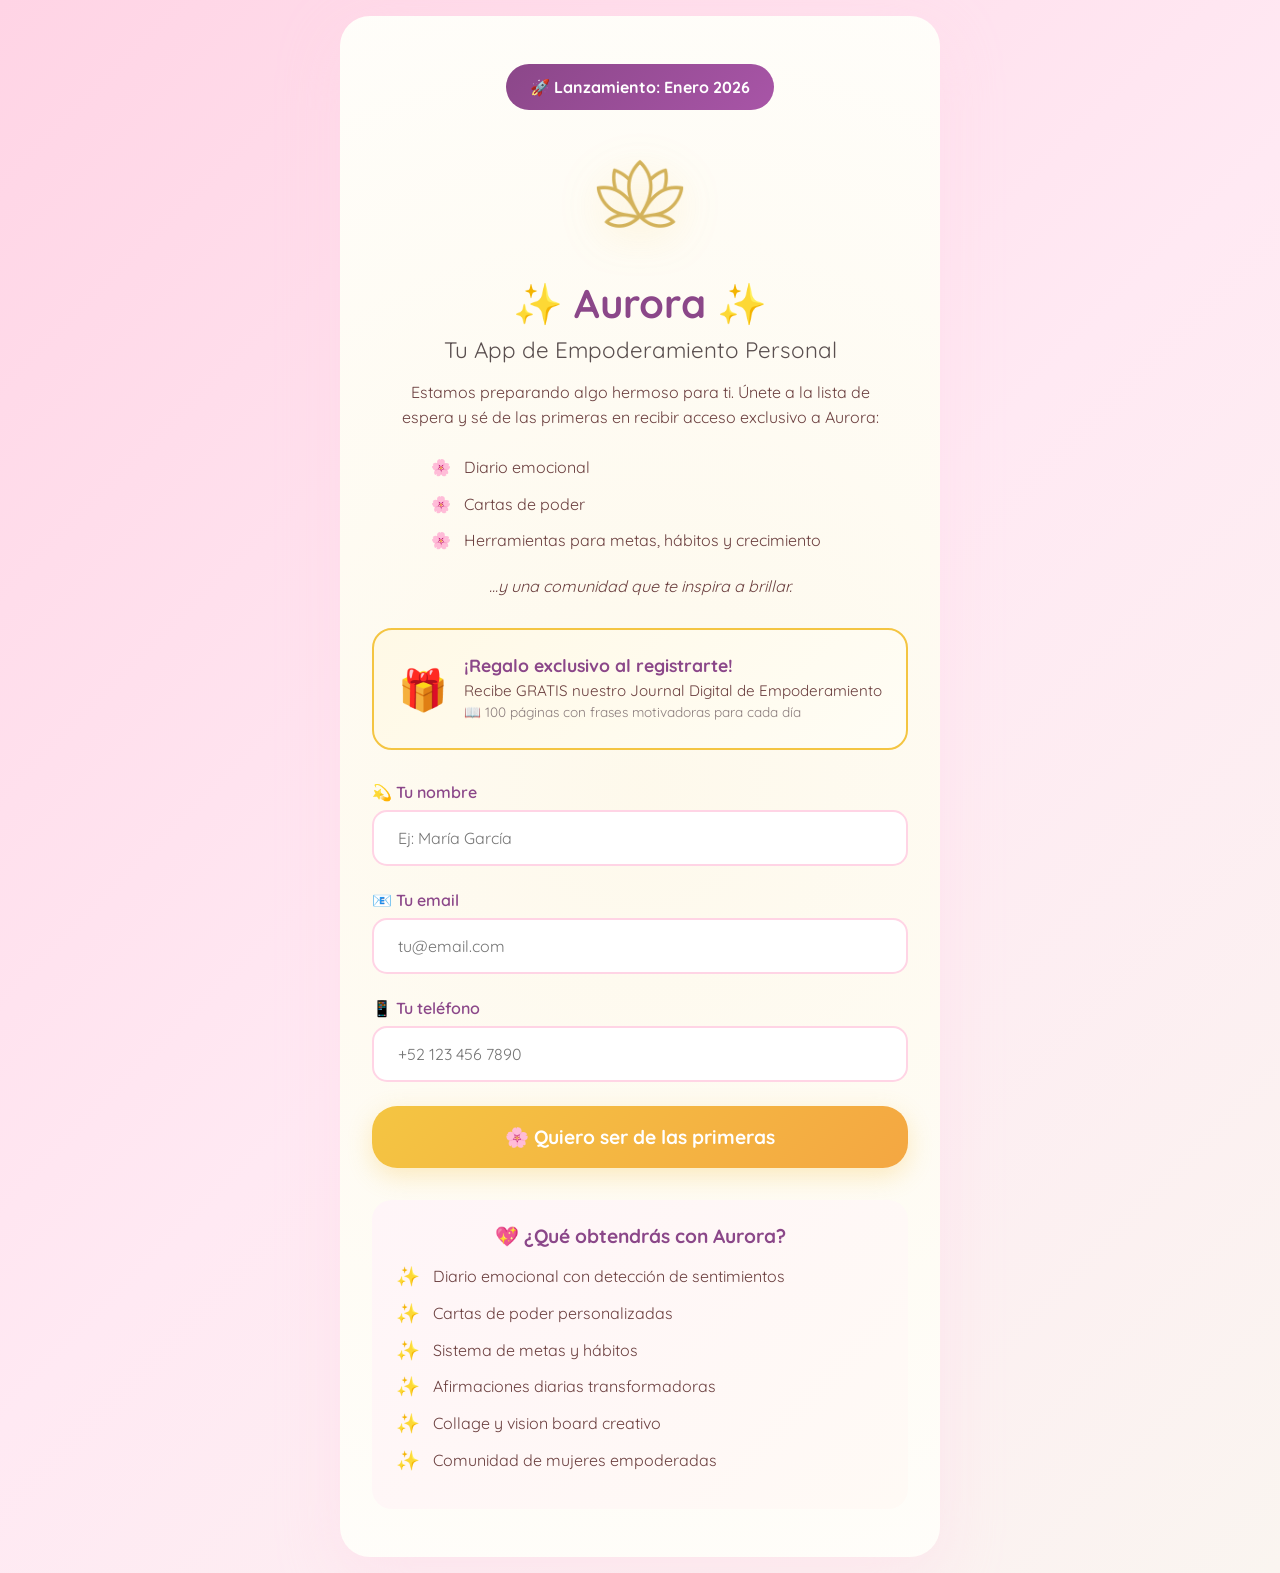
<file: landing.html>
<!DOCTYPE html>
<html lang="es">
<head>
  <meta charset="UTF-8">
  <meta name="viewport" content="width=device-width, initial-scale=1.0">
  <meta name="description" content="Únete a la lista de espera de Aurora - Tu guía de empoderamiento personal">
  <title>Aurora - Lista de Espera</title>
  <link rel="preconnect" href="https://fonts.googleapis.com">
  <link rel="preconnect" href="https://fonts.gstatic.com" crossorigin>
  <link href="https://fonts.googleapis.com/css2?family=Quicksand:wght@400;600;700&display=swap" rel="stylesheet">
  <style>
    * {
      margin: 0;
      padding: 0;
      box-sizing: border-box;
    }

    body {
      font-family: 'Quicksand', sans-serif;
      background: linear-gradient(135deg, #ffd4e5 0%, #ffe9f3 50%, #faf5f0 100%);
      min-height: 100vh;
      display: flex;
      align-items: center;
      justify-content: center;
      padding: 1rem;
    }

    .landing-container {
      max-width: 600px;
      width: 100%;
      background: white;
      border-radius: 30px;
      padding: 3rem 2rem;
      box-shadow: 0 20px 60px rgba(255, 212, 229, 0.4);
      text-align: center;
      position: relative;
      overflow: hidden;
    }

    .landing-container::before {
      content: '';
      position: absolute;
      top: -50%;
      right: -50%;
      width: 200%;
      height: 200%;
      background: radial-gradient(circle, rgba(244, 197, 66, 0.1) 0%, transparent 70%);
      animation: pulse 8s ease-in-out infinite;
    }

    @keyframes pulse {
      0%, 100% { transform: scale(1); opacity: 0.5; }
      50% { transform: scale(1.1); opacity: 0.8; }
    }

    .logo-container {
      width: 120px;
      height: 120px;
      margin: 0 auto 1.5rem;
      position: relative;
      z-index: 1;
    }

    .logo-container img {
      width: 100%;
      height: 100%;
      object-fit: contain;
      filter: drop-shadow(0 8px 20px rgba(244, 197, 66, 0.3));
    }

    h1 {
      font-size: 2.5rem;
      color: #8b4789;
      margin-bottom: 0.5rem;
      font-weight: 700;
      position: relative;
      z-index: 1;
    }

    .subtitle {
      font-size: 1.4rem;
      color: #5a4f4f;
      margin-bottom: 1rem;
      position: relative;
      z-index: 1;
    }

    .description {
      font-size: 1rem;
      color: #6b3f3f;
      line-height: 1.6;
      margin-bottom: 1rem;
      padding: 0 1rem;
      position: relative;
      z-index: 1;
    }

    .features-list {
      list-style: none;
      text-align: left;
      max-width: 450px;
      margin: 1.5rem auto;
      padding: 0 1rem;
      position: relative;
      z-index: 1;
    }

    .features-list li {
      color: #6b3f3f;
      font-size: 1rem;
      margin-bottom: 0.8rem;
      line-height: 1.5;
      display: flex;
      align-items: flex-start;
    }

    .features-list li::before {
      content: '🌸';
      margin-right: 0.8rem;
      flex-shrink: 0;
    }

    .closing-text {
      font-size: 1rem;
      color: #6b3f3f;
      margin-bottom: 2rem;
      padding: 0 1rem;
      position: relative;
      z-index: 1;
      font-style: italic;
    }

    .form-group {
      margin-bottom: 1.5rem;
      text-align: left;
      position: relative;
      z-index: 1;
    }

    .form-group label {
      display: block;
      color: #8b4789;
      font-weight: 600;
      margin-bottom: 0.5rem;
      font-size: 1rem;
    }

    .form-group input {
      width: 100%;
      padding: 1rem 1.5rem;
      border: 2px solid #ffd4e5;
      border-radius: 15px;
      font-size: 1rem;
      font-family: 'Quicksand', sans-serif;
      transition: all 0.3s ease;
    }

    .form-group input:focus {
      outline: none;
      border-color: #f4c542;
      box-shadow: 0 0 0 3px rgba(244, 197, 66, 0.1);
    }

    .btn-submit {
      width: 100%;
      padding: 1.2rem 2rem;
      background: linear-gradient(135deg, #f4c542 0%, #f4a742 100%);
      color: white;
      border: none;
      border-radius: 25px;
      font-size: 1.2rem;
      font-weight: 700;
      cursor: pointer;
      box-shadow: 0 8px 25px rgba(244, 197, 66, 0.3);
      transition: all 0.3s ease;
      font-family: 'Quicksand', sans-serif;
      position: relative;
      z-index: 1;
    }

    .btn-submit:hover {
      transform: translateY(-3px);
      box-shadow: 0 12px 30px rgba(244, 197, 66, 0.4);
    }

    .btn-submit:active {
      transform: translateY(-1px);
    }

    .success-message {
      display: none;
      background: linear-gradient(135deg, #d4f4dd 0%, #e8f8ec 100%);
      border: 2px solid #4caf50;
      border-radius: 20px;
      padding: 2rem;
      margin-top: 2rem;
      position: relative;
      z-index: 1;
    }

    .success-message.visible {
      display: block;
      animation: slideIn 0.5s ease-out;
    }

    @keyframes slideIn {
      from {
        opacity: 0;
        transform: translateY(20px);
      }
      to {
        opacity: 1;
        transform: translateY(0);
      }
    }

    .success-message h3 {
      color: #4caf50;
      font-size: 1.5rem;
      margin-bottom: 0.5rem;
    }

    .success-message p {
      color: #2e7d32;
      font-size: 1rem;
    }

    .benefits {
      margin-top: 2rem;
      text-align: left;
      background: linear-gradient(135deg, #fff5f8 0%, #fffaf5 100%);
      padding: 1.5rem;
      border-radius: 20px;
      position: relative;
      z-index: 1;
    }

    .benefits h3 {
      color: #8b4789;
      font-size: 1.2rem;
      margin-bottom: 1rem;
      text-align: center;
    }

    .benefit-item {
      display: flex;
      align-items: center;
      margin-bottom: 0.8rem;
      color: #6b3f3f;
    }

    .benefit-item::before {
      content: '✨';
      margin-right: 0.8rem;
      font-size: 1.2rem;
    }

    .coming-soon-banner {
      background: linear-gradient(135deg, #8b4789 0%, #a855a7 100%);
      color: white;
      padding: 0.8rem 1.5rem;
      border-radius: 25px;
      font-weight: 700;
      font-size: 1rem;
      margin-bottom: 1.5rem;
      display: inline-block;
      position: relative;
      z-index: 1;
      animation: gentle-pulse 2s ease-in-out infinite;
    }

    @keyframes gentle-pulse {
      0%, 100% { transform: scale(1); }
      50% { transform: scale(1.02); }
    }

    .gift-box {
      background: linear-gradient(135deg, #fff9e6 0%, #fffdf5 100%);
      border: 2px solid #f4c542;
      border-radius: 20px;
      padding: 1.5rem;
      margin: 1.5rem 0 2rem 0;
      display: flex;
      align-items: center;
      gap: 1rem;
      position: relative;
      z-index: 1;
      animation: gift-glow 3s ease-in-out infinite;
    }

    @keyframes gift-glow {
      0%, 100% { box-shadow: 0 5px 20px rgba(244, 197, 66, 0.2); }
      50% { box-shadow: 0 8px 30px rgba(244, 197, 66, 0.4); }
    }

    .gift-icon {
      font-size: 2.5rem;
      flex-shrink: 0;
    }

    .gift-text {
      text-align: left;
    }

    .gift-text strong {
      color: #8b4789;
      font-size: 1.1rem;
      display: block;
      margin-bottom: 0.3rem;
    }

    .gift-text p {
      color: #6b3f3f;
      margin: 0.2rem 0;
      font-size: 0.95rem;
    }

    .gift-details {
      color: #8b7d7d !important;
      font-size: 0.85rem !important;
    }

    .journal-download {
      margin-top: 1rem;
      padding-top: 1rem;
      border-top: 1px dashed #4caf50;
    }

    .btn-download {
      display: inline-block;
      background: linear-gradient(135deg, #f4c542 0%, #f4a742 100%);
      color: white;
      padding: 1rem 2rem;
      border-radius: 25px;
      text-decoration: none;
      font-weight: 700;
      margin: 0.8rem 0;
      box-shadow: 0 5px 15px rgba(244, 197, 66, 0.3);
      transition: all 0.3s ease;
    }

    .btn-download:hover {
      transform: translateY(-2px);
      box-shadow: 0 8px 20px rgba(244, 197, 66, 0.4);
    }

    .email-note {
      font-size: 0.9rem;
      color: #2e7d32;
      margin-top: 0.5rem;
    }

    @media (max-width: 768px) {
      .landing-container {
        padding: 2rem 1.5rem;
      }

      h1 {
        font-size: 2rem;
      }

      .subtitle {
        font-size: 1rem;
      }

      .logo-container {
        width: 100px;
        height: 100px;
      }

      .gift-box {
        flex-direction: column;
        text-align: center;
      }

      .gift-text {
        text-align: center;
      }

      .coming-soon-banner {
        font-size: 0.9rem;
        padding: 0.6rem 1.2rem;
      }
    }
  </style>
</head>
<body>
  <div class="landing-container">
    <div class="coming-soon-banner">
      🚀 Lanzamiento: Enero 2026
    </div>
    
    <div class="logo-container">
      <img src="/icon-512.png" alt="Aurora Logo">
    </div>
    
    <h1>✨ Aurora ✨</h1>
    <p class="subtitle">Tu App de Empoderamiento Personal</p>
    
    <p class="description">
      Estamos preparando algo hermoso para ti. Únete a la lista de espera y sé de las primeras en recibir acceso exclusivo a Aurora:
    </p>

    <ul class="features-list">
      <li>Diario emocional</li>
      <li>Cartas de poder</li>
      <li>Herramientas para metas, hábitos y crecimiento</li>
    </ul>

    <p class="closing-text">
      ...y una comunidad que te inspira a brillar.
    </p>
    
    <div class="gift-box">
      <div class="gift-icon">🎁</div>
      <div class="gift-text">
        <strong>¡Regalo exclusivo al registrarte!</strong>
        <p>Recibe GRATIS nuestro Journal Digital de Empoderamiento</p>
        <p class="gift-details">📖 100 páginas con frases motivadoras para cada día</p>
      </div>
    </div>

    <form id="waitlistForm">
      <div class="form-group">
        <label for="nombre">💫 Tu nombre</label>
        <input type="text" id="nombre" name="nombre" placeholder="Ej: María García" required>
      </div>

      <div class="form-group">
        <label for="email">📧 Tu email</label>
        <input type="email" id="email" name="email" placeholder="tu@email.com" required>
      </div>

      <div class="form-group">
        <label for="telefono">📱 Tu teléfono</label>
        <input type="tel" id="telefono" name="telefono" placeholder="+52 123 456 7890" required>
      </div>

      <button type="submit" class="btn-submit">
        🌸 Quiero ser de las primeras
      </button>
    </form>

    <div class="success-message" id="successMessage">
      <h3>¡Bienvenida a Aurora! 🎉</h3>
      <p>Te has registrado exitosamente.</p>
      <div class="journal-download">
        <p>🎁 <strong>Tu regalo está listo:</strong></p>
        <a href="https://drive.google.com/file/d/1xugsU4D5UvwICkxYjhlQIpc_HIoY0TCO/view?usp=sharing" target="_blank" class="btn-download">
          📖 Descargar mi Journal de Empoderamiento
        </a>
        <p class="email-note">También te lo enviamos a tu email 💌</p>
      </div>
    </div>

    <div class="benefits">
      <h3>💖 ¿Qué obtendrás con Aurora?</h3>
      <div class="benefit-item">Diario emocional con detección de sentimientos</div>
      <div class="benefit-item">Cartas de poder personalizadas</div>
      <div class="benefit-item">Sistema de metas y hábitos</div>
      <div class="benefit-item">Afirmaciones diarias transformadoras</div>
      <div class="benefit-item">Collage y vision board creativo</div>
      <div class="benefit-item">Comunidad de mujeres empoderadas</div>
    </div>
  </div>

  <script>
    const form = document.getElementById('waitlistForm');
    const successMessage = document.getElementById('successMessage');

    form.addEventListener('submit', async (e) => {
      e.preventDefault();

      const formData = {
        nombre: document.getElementById('nombre').value.trim(),
        email: document.getElementById('email').value.trim(),
        telefono: document.getElementById('telefono').value.trim() || null
      };

      try {
        const response = await fetch('/api/lista-espera', {
          method: 'POST',
          headers: {
            'Content-Type': 'application/json'
          },
          body: JSON.stringify(formData)
        });

        const data = await response.json();

        if (response.ok) {
          form.style.display = 'none';
          successMessage.classList.add('visible');
          window.scrollTo({ top: 0, behavior: 'smooth' });
        } else {
          if (data.error === 'EMAIL_YA_REGISTRADO') {
            alert('✅ Este email ya está en nuestra lista de espera.\n\n💌 Revisa tu bandeja de entrada (y spam) para encontrar tu Journal de Empoderamiento.\n\nSi no lo encuentras, escríbenos a auroraempowerment26@gmail.com');
          } else {
            alert('Hubo un error al registrarte. Por favor intenta de nuevo.');
          }
        }
      } catch (error) {
        console.error('Error:', error);
        alert('Hubo un error de conexión. Por favor intenta de nuevo.');
      }
    });
  </script>
</body>
</html>
</file>
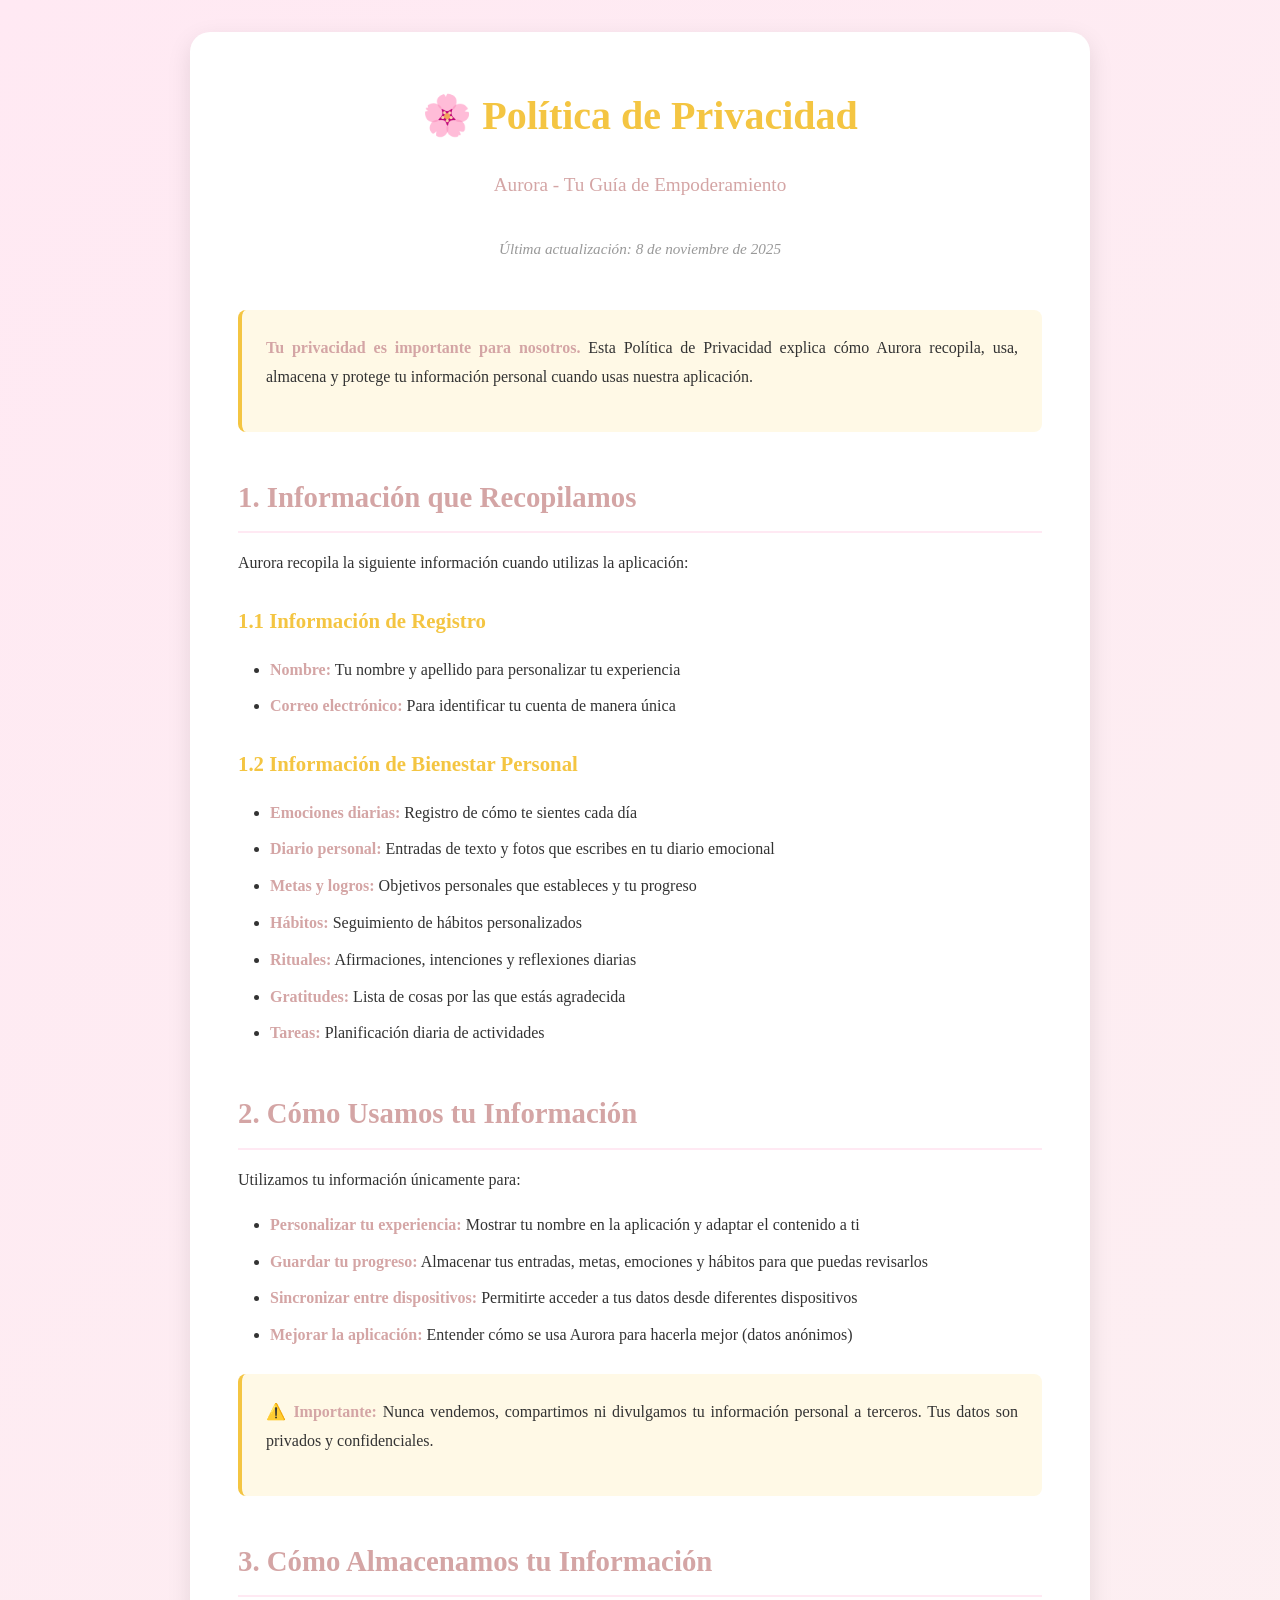
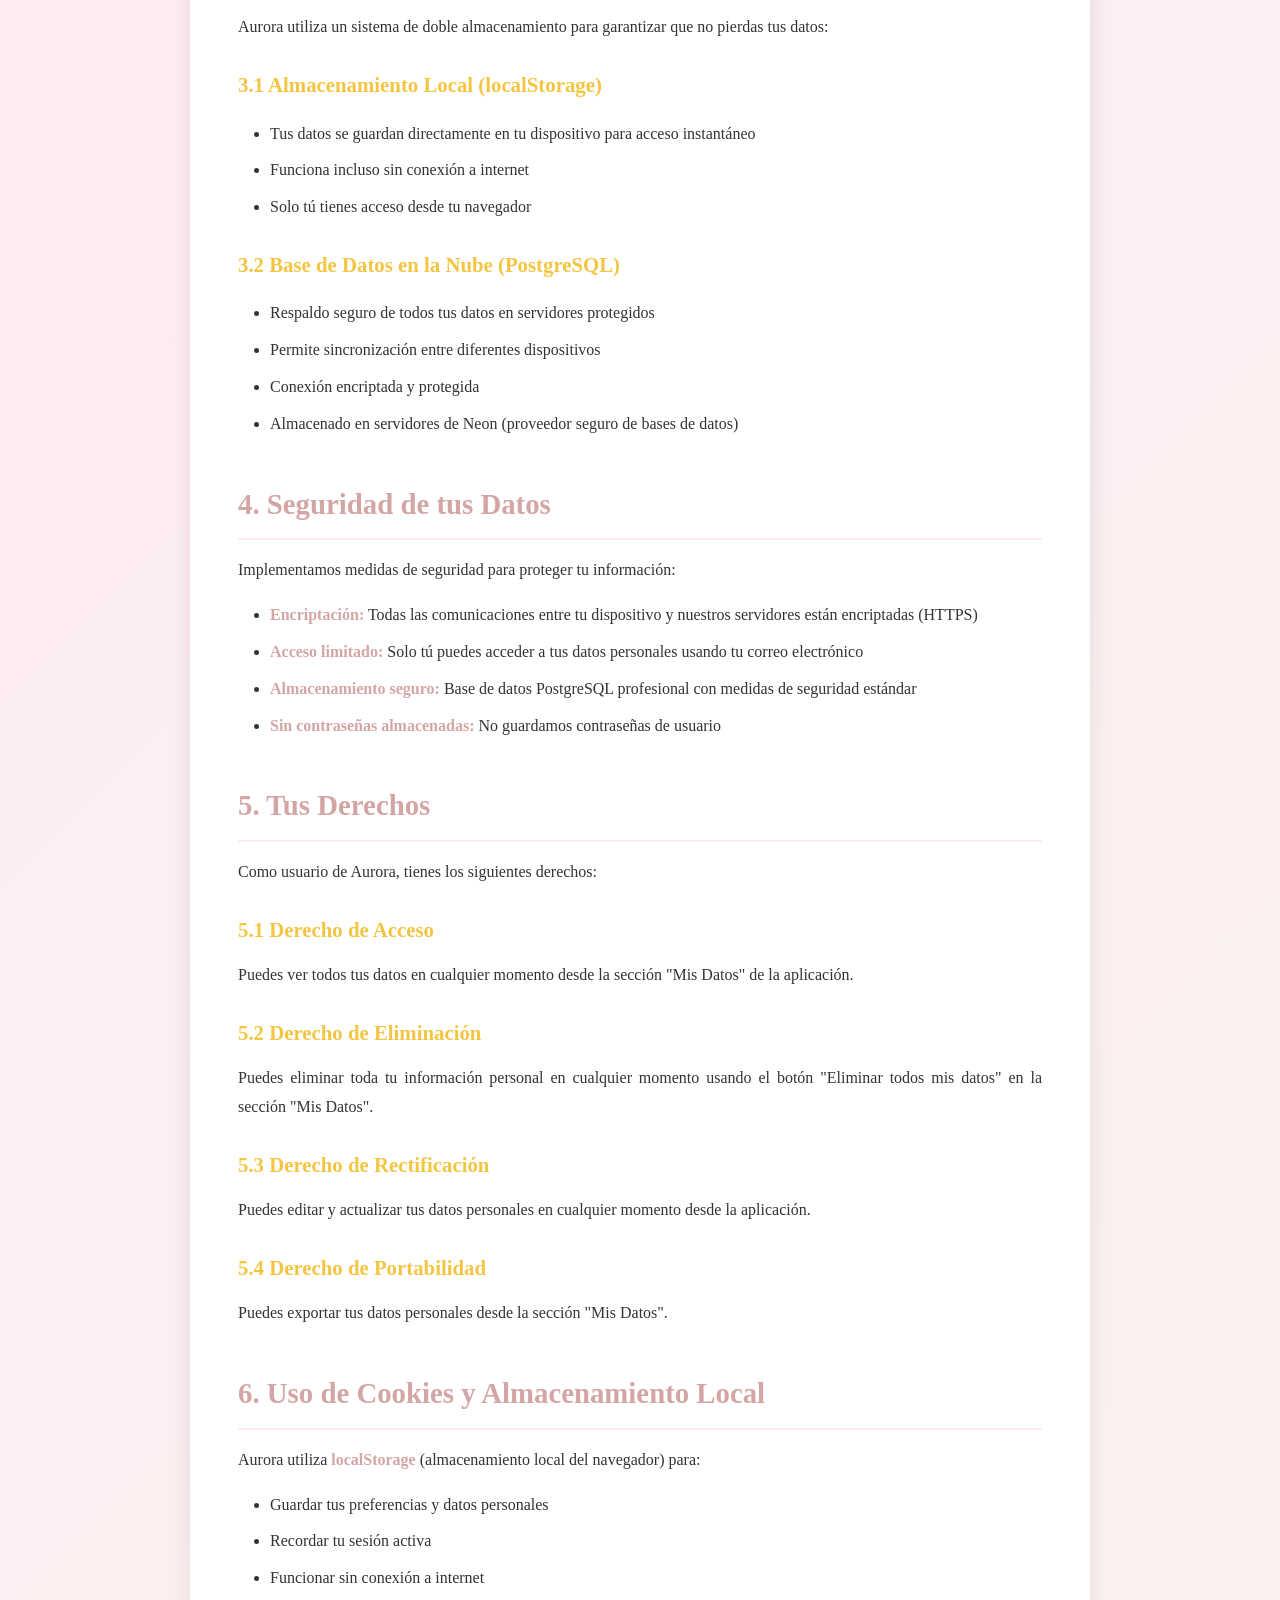
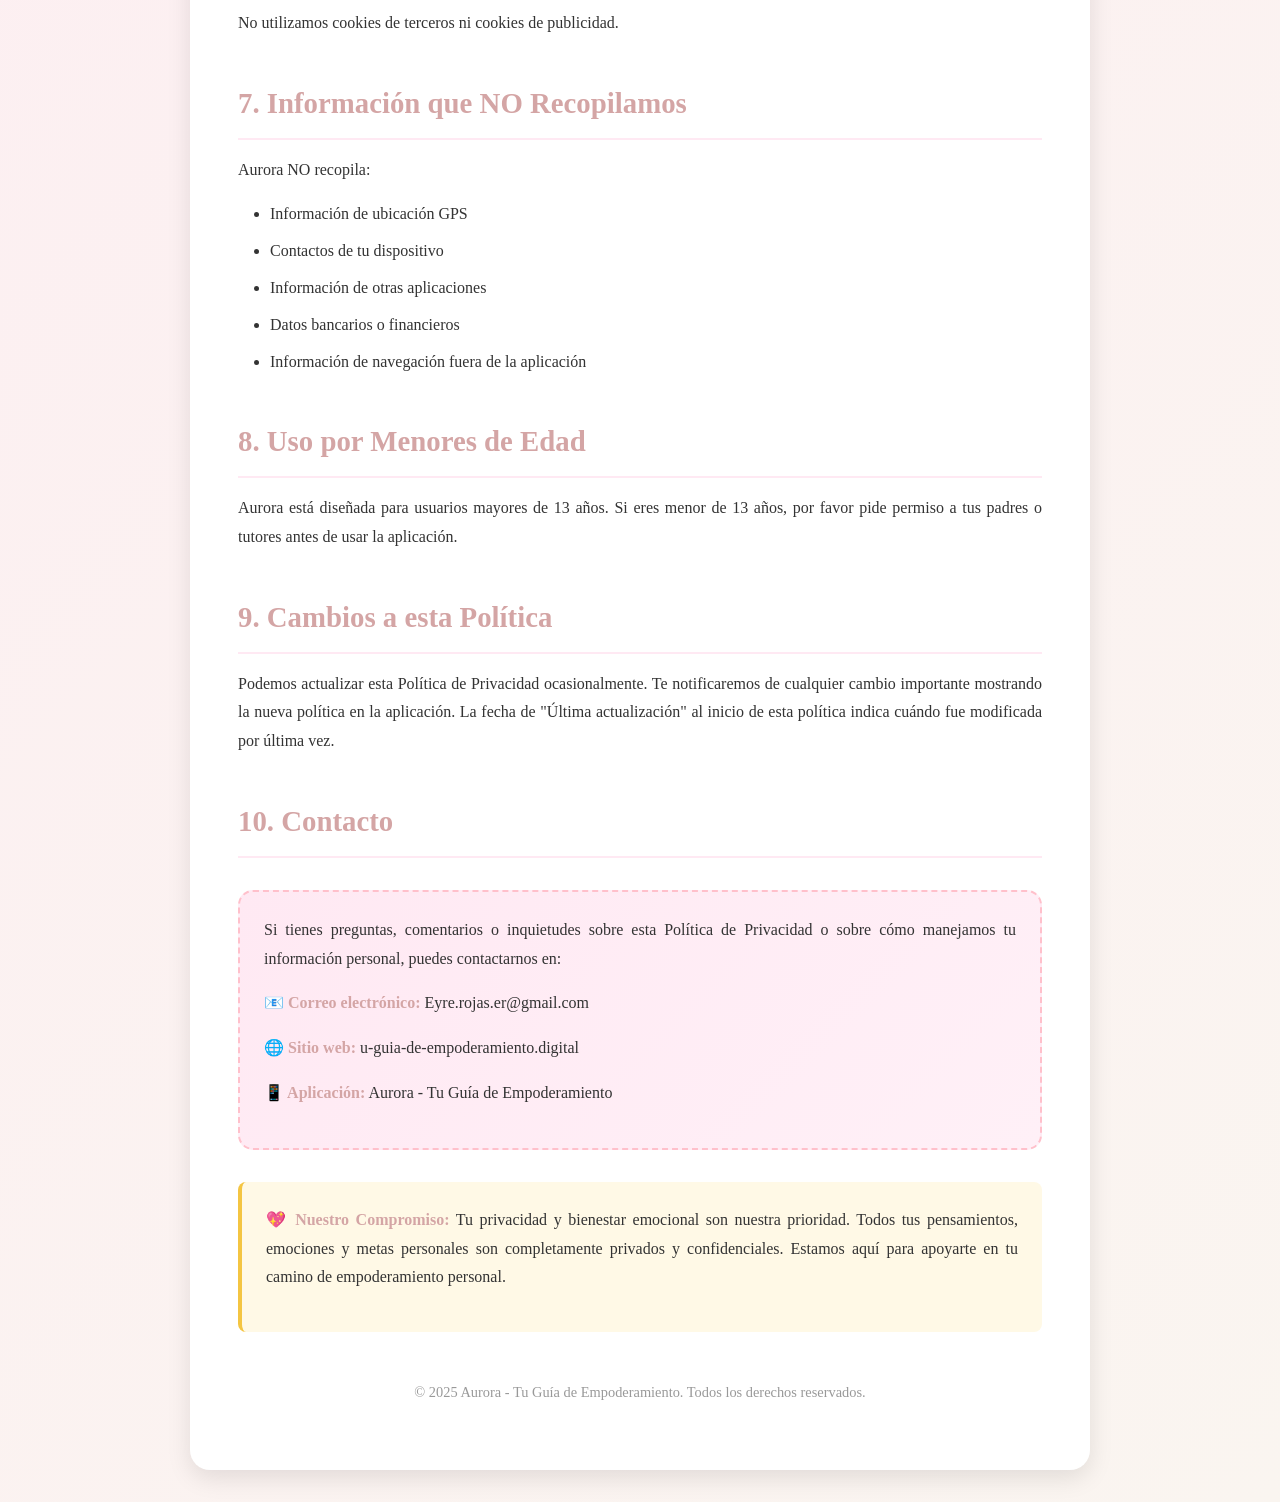
<file: privacidad.html>
<!DOCTYPE html>
<html lang="es">
<head>
  <meta charset="UTF-8">
  <meta name="viewport" content="width=device-width, initial-scale=1.0">
  <title>Política de Privacidad - Aurora</title>
  <style>
    * {
      margin: 0;
      padding: 0;
      box-sizing: border-box;
    }
    
    body {
      font-family: 'Georgia', serif;
      background: linear-gradient(135deg, #ffe9f3 0%, #faf5f0 100%);
      color: #333;
      line-height: 1.8;
      padding: 2rem 1rem;
    }
    
    .container {
      max-width: 900px;
      margin: 0 auto;
      background: white;
      padding: 3rem;
      border-radius: 20px;
      box-shadow: 0 8px 24px rgba(0,0,0,0.1);
    }
    
    h1 {
      color: #f4c542;
      font-size: 2.5rem;
      margin-bottom: 1rem;
      text-align: center;
    }
    
    .app-name {
      color: #d4a5a5;
      font-size: 1.2rem;
      text-align: center;
      margin-bottom: 2rem;
    }
    
    .last-update {
      text-align: center;
      color: #999;
      font-style: italic;
      margin-bottom: 3rem;
      font-size: 0.95rem;
    }
    
    h2 {
      color: #d4a5a5;
      font-size: 1.8rem;
      margin: 2.5rem 0 1rem 0;
      padding-bottom: 0.5rem;
      border-bottom: 2px solid #ffe9f3;
    }
    
    h3 {
      color: #f4c542;
      font-size: 1.3rem;
      margin: 1.5rem 0 0.8rem 0;
    }
    
    p {
      margin-bottom: 1rem;
      text-align: justify;
    }
    
    ul {
      margin: 1rem 0 1rem 2rem;
    }
    
    li {
      margin-bottom: 0.5rem;
    }
    
    strong {
      color: #d4a5a5;
    }
    
    .contact-info {
      background: linear-gradient(135deg, #ffe9f3 0%, #fff0f7 100%);
      padding: 1.5rem;
      border-radius: 15px;
      margin: 2rem 0;
      border: 2px dashed #ffc0cb;
    }
    
    .highlight {
      background: #fff9e6;
      padding: 1.5rem;
      border-left: 4px solid #f4c542;
      border-radius: 8px;
      margin: 1.5rem 0;
    }
    
    @media (max-width: 768px) {
      .container {
        padding: 1.5rem;
      }
      
      h1 {
        font-size: 2rem;
      }
      
      h2 {
        font-size: 1.5rem;
      }
    }
  </style>
</head>
<body>
  <div class="container">
    <h1>🌸 Política de Privacidad</h1>
    <div class="app-name">Aurora - Tu Guía de Empoderamiento</div>
    <div class="last-update">Última actualización: 8 de noviembre de 2025</div>

    <div class="highlight">
      <p><strong>Tu privacidad es importante para nosotros.</strong> Esta Política de Privacidad explica cómo Aurora recopila, usa, almacena y protege tu información personal cuando usas nuestra aplicación.</p>
    </div>

    <h2>1. Información que Recopilamos</h2>
    <p>Aurora recopila la siguiente información cuando utilizas la aplicación:</p>
    
    <h3>1.1 Información de Registro</h3>
    <ul>
      <li><strong>Nombre:</strong> Tu nombre y apellido para personalizar tu experiencia</li>
      <li><strong>Correo electrónico:</strong> Para identificar tu cuenta de manera única</li>
    </ul>

    <h3>1.2 Información de Bienestar Personal</h3>
    <ul>
      <li><strong>Emociones diarias:</strong> Registro de cómo te sientes cada día</li>
      <li><strong>Diario personal:</strong> Entradas de texto y fotos que escribes en tu diario emocional</li>
      <li><strong>Metas y logros:</strong> Objetivos personales que estableces y tu progreso</li>
      <li><strong>Hábitos:</strong> Seguimiento de hábitos personalizados</li>
      <li><strong>Rituales:</strong> Afirmaciones, intenciones y reflexiones diarias</li>
      <li><strong>Gratitudes:</strong> Lista de cosas por las que estás agradecida</li>
      <li><strong>Tareas:</strong> Planificación diaria de actividades</li>
    </ul>

    <h2>2. Cómo Usamos tu Información</h2>
    <p>Utilizamos tu información únicamente para:</p>
    <ul>
      <li><strong>Personalizar tu experiencia:</strong> Mostrar tu nombre en la aplicación y adaptar el contenido a ti</li>
      <li><strong>Guardar tu progreso:</strong> Almacenar tus entradas, metas, emociones y hábitos para que puedas revisarlos</li>
      <li><strong>Sincronizar entre dispositivos:</strong> Permitirte acceder a tus datos desde diferentes dispositivos</li>
      <li><strong>Mejorar la aplicación:</strong> Entender cómo se usa Aurora para hacerla mejor (datos anónimos)</li>
    </ul>

    <div class="highlight">
      <p><strong>⚠️ Importante:</strong> Nunca vendemos, compartimos ni divulgamos tu información personal a terceros. Tus datos son privados y confidenciales.</p>
    </div>

    <h2>3. Cómo Almacenamos tu Información</h2>
    <p>Aurora utiliza un sistema de doble almacenamiento para garantizar que no pierdas tus datos:</p>
    
    <h3>3.1 Almacenamiento Local (localStorage)</h3>
    <ul>
      <li>Tus datos se guardan directamente en tu dispositivo para acceso instantáneo</li>
      <li>Funciona incluso sin conexión a internet</li>
      <li>Solo tú tienes acceso desde tu navegador</li>
    </ul>

    <h3>3.2 Base de Datos en la Nube (PostgreSQL)</h3>
    <ul>
      <li>Respaldo seguro de todos tus datos en servidores protegidos</li>
      <li>Permite sincronización entre diferentes dispositivos</li>
      <li>Conexión encriptada y protegida</li>
      <li>Almacenado en servidores de Neon (proveedor seguro de bases de datos)</li>
    </ul>

    <h2>4. Seguridad de tus Datos</h2>
    <p>Implementamos medidas de seguridad para proteger tu información:</p>
    <ul>
      <li><strong>Encriptación:</strong> Todas las comunicaciones entre tu dispositivo y nuestros servidores están encriptadas (HTTPS)</li>
      <li><strong>Acceso limitado:</strong> Solo tú puedes acceder a tus datos personales usando tu correo electrónico</li>
      <li><strong>Almacenamiento seguro:</strong> Base de datos PostgreSQL profesional con medidas de seguridad estándar</li>
      <li><strong>Sin contraseñas almacenadas:</strong> No guardamos contraseñas de usuario</li>
    </ul>

    <h2>5. Tus Derechos</h2>
    <p>Como usuario de Aurora, tienes los siguientes derechos:</p>
    
    <h3>5.1 Derecho de Acceso</h3>
    <p>Puedes ver todos tus datos en cualquier momento desde la sección "Mis Datos" de la aplicación.</p>

    <h3>5.2 Derecho de Eliminación</h3>
    <p>Puedes eliminar toda tu información personal en cualquier momento usando el botón "Eliminar todos mis datos" en la sección "Mis Datos".</p>

    <h3>5.3 Derecho de Rectificación</h3>
    <p>Puedes editar y actualizar tus datos personales en cualquier momento desde la aplicación.</p>

    <h3>5.4 Derecho de Portabilidad</h3>
    <p>Puedes exportar tus datos personales desde la sección "Mis Datos".</p>

    <h2>6. Uso de Cookies y Almacenamiento Local</h2>
    <p>Aurora utiliza <strong>localStorage</strong> (almacenamiento local del navegador) para:</p>
    <ul>
      <li>Guardar tus preferencias y datos personales</li>
      <li>Recordar tu sesión activa</li>
      <li>Funcionar sin conexión a internet</li>
    </ul>
    <p>No utilizamos cookies de terceros ni cookies de publicidad.</p>

    <h2>7. Información que NO Recopilamos</h2>
    <p>Aurora NO recopila:</p>
    <ul>
      <li>Información de ubicación GPS</li>
      <li>Contactos de tu dispositivo</li>
      <li>Información de otras aplicaciones</li>
      <li>Datos bancarios o financieros</li>
      <li>Información de navegación fuera de la aplicación</li>
    </ul>

    <h2>8. Uso por Menores de Edad</h2>
    <p>Aurora está diseñada para usuarios mayores de 13 años. Si eres menor de 13 años, por favor pide permiso a tus padres o tutores antes de usar la aplicación.</p>

    <h2>9. Cambios a esta Política</h2>
    <p>Podemos actualizar esta Política de Privacidad ocasionalmente. Te notificaremos de cualquier cambio importante mostrando la nueva política en la aplicación. La fecha de "Última actualización" al inicio de esta política indica cuándo fue modificada por última vez.</p>

    <h2>10. Contacto</h2>
    <div class="contact-info">
      <p>Si tienes preguntas, comentarios o inquietudes sobre esta Política de Privacidad o sobre cómo manejamos tu información personal, puedes contactarnos en:</p>
      <p><strong>📧 Correo electrónico:</strong> Eyre.rojas.er@gmail.com</p>
      <p><strong>🌐 Sitio web:</strong> u-guia-de-empoderamiento.digital</p>
      <p><strong>📱 Aplicación:</strong> Aurora - Tu Guía de Empoderamiento</p>
    </div>

    <div class="highlight">
      <p><strong>💖 Nuestro Compromiso:</strong> Tu privacidad y bienestar emocional son nuestra prioridad. Todos tus pensamientos, emociones y metas personales son completamente privados y confidenciales. Estamos aquí para apoyarte en tu camino de empoderamiento personal.</p>
    </div>

    <p style="text-align: center; margin-top: 3rem; color: #999; font-size: 0.9rem;">
      © 2025 Aurora - Tu Guía de Empoderamiento. Todos los derechos reservados.
    </p>
  </div>
</body>
</html>
</file>
